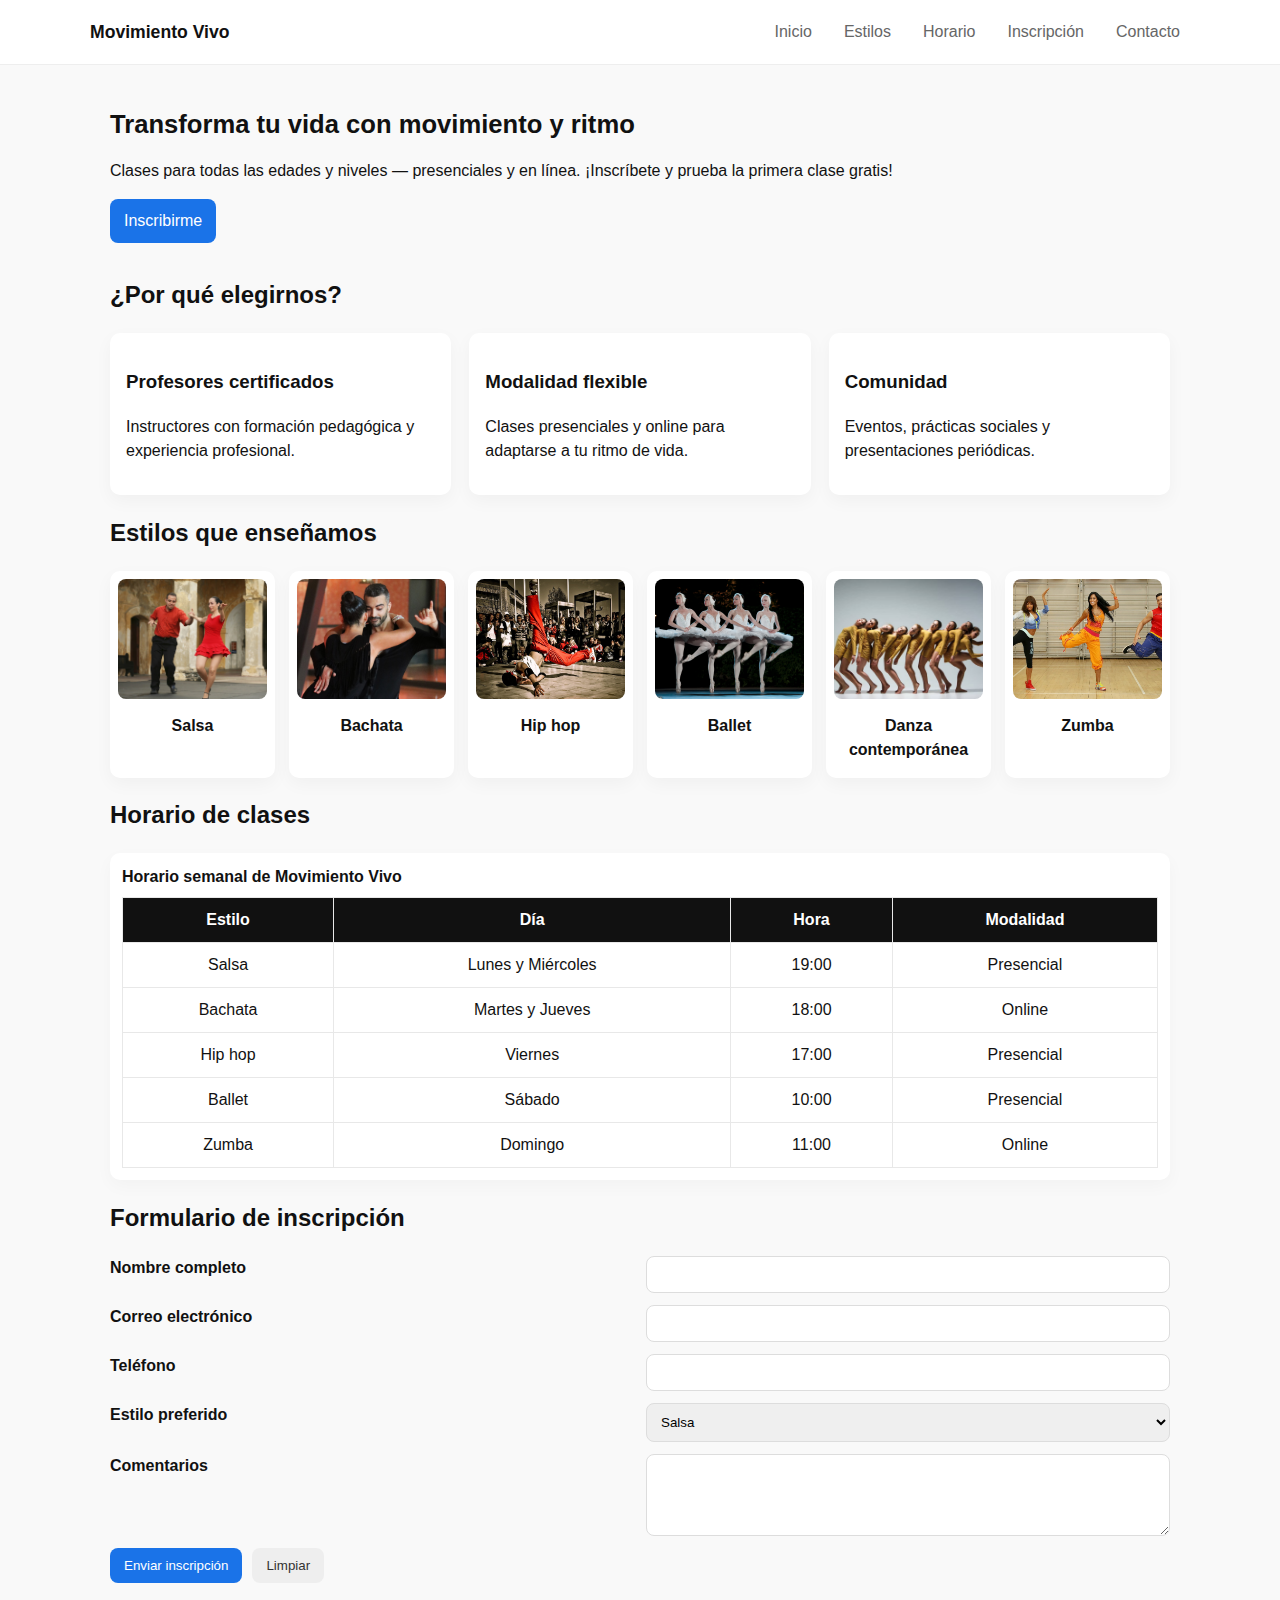
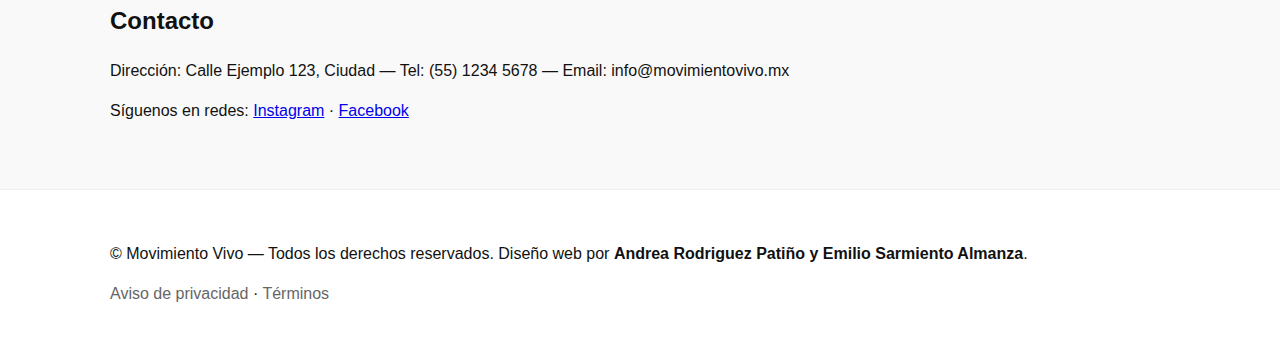
<file: index.html>
<!doctype html>
<html lang="es">
<head>
  <meta charset="utf-8">
  <meta name="viewport" content="width=device-width,initial-scale=1">
  <meta name="description" content="Movimiento Vivo — Academia de baile. Clases presenciales y online en salsa, bachata, hip hop, ballet, danza contemporánea y zumba.">
  <meta name="keywords" content="baile, salsa, bachata, hip hop, ballet, zumba, academia">
  <meta name="author" content="Movimiento Vivo / TuNombre">
  <title>Movimiento Vivo — Academia de baile</title>

  <!-- Open Graph-->
  <meta property="og:title" content="Movimiento Vivo — Academia de baile">
  <meta property="og:description" content="Transforma tu vida a través del baile: clases presenciales y online.">
  <meta property="og:type" content="website">

  <link rel="stylesheet" href="estilos.css">
</head>
<body>
  <header class="site-header">
    <div class="wrap header-inner">
      <a class="brand" href="index.html">
        <h1 class="site-title">Movimiento Vivo</h1>
      </a>

      <nav class="main-nav" aria-label="Menú principal">
        <button id="nav-toggle" aria-controls="nav-list" aria-expanded="false">☰</button>
        <ul id="nav-list" class="nav-list">
          <li><a href="index.html">Inicio</a></li>
          <li><a href="#estilos">Estilos</a></li>
          <li><a href="#horario">Horario</a></li>
          <li><a href="#inscripcion">Inscripción</a></li>
          <li><a href="#contacto">Contacto</a></li>
        </ul>
      </nav>
    </div>
  </header>

  <main class="wrap">
    <section class="hero">
      <div class="hero-text">
        <h2>Transforma tu vida con movimiento y ritmo</h2>
        <p>Clases para todas las edades y niveles — presenciales y en línea. ¡Inscríbete y prueba la primera clase gratis!</p>
        <a class="cta" href="#inscripcion">Inscribirme</a>
      </div>
    </section>

    <!-- Beneficios-->
    <section id="beneficios" class="cards-section">
      <h2>¿Por qué elegirnos?</h2>
      <div class="cards">
        <article class="card">
          <h3>Profesores certificados</h3>
          <p>Instructores con formación pedagógica y experiencia profesional.</p>
        </article>
        <article class="card">
          <h3>Modalidad flexible</h3>
          <p>Clases presenciales y online para adaptarse a tu ritmo de vida.</p>
        </article>
        <article class="card">
          <h3>Comunidad</h3>
          <p>Eventos, prácticas sociales y presentaciones periódicas.</p>
        </article>
      </div>
    </section>

    <!-- Estilos con enlaces a páginas individuales  -->
    <section id="estilos" class="styles-section">
      <h2>Estilos que enseñamos</h2>
      <div class="styles-grid">
        <a class="style-card" href="salsa.html"><img src="salsa.jpeg" alt="Salsa"><span>Salsa</span></a>
        <a class="style-card" href="bachata.html"><img src="bachata.jpg" alt="Bachata"><span>Bachata</span></a>
        <a class="style-card" href="hiphop.html"><img src="hiphop.jpeg" alt="Hip hop"><span>Hip hop</span></a>
        <a class="style-card" href="ballet.html"><img src="ballet.jpg" alt="Ballet"><span>Ballet</span></a>
        <a class="style-card" href="contemporaneo.html"><img src="contempo.jpeg" alt="Danza contemporánea"><span>Danza contemporánea</span></a>
        <a class="style-card" href="zumba.html"><img src="zumba.jpeg" alt="Zumba"><span>Zumba</span></a>
      </div>
    </section>

    <!-- Tabla  -->
    <section id="horario" class="table-section">
      <h2>Horario de clases</h2>
      <div class="table-wrap" role="region" aria-labelledby="horario">
        <table>
          <caption>Horario semanal de Movimiento Vivo</caption>
          <thead>
            <tr>
              <th>Estilo</th>
              <th>Día</th>
              <th>Hora</th>
              <th>Modalidad</th>
            </tr>
          </thead>
          <tbody>
            <tr><td>Salsa</td><td>Lunes y Miércoles</td><td>19:00</td><td>Presencial</td></tr>
            <tr><td>Bachata</td><td>Martes y Jueves</td><td>18:00</td><td>Online</td></tr>
            <tr><td>Hip hop</td><td>Viernes</td><td>17:00</td><td>Presencial</td></tr>
            <tr><td>Ballet</td><td>Sábado</td><td>10:00</td><td>Presencial</td></tr>
            <tr><td>Zumba</td><td>Domingo</td><td>11:00</td><td>Online</td></tr>
          </tbody>
        </table>
      </div>
    </section>

    <!-- Formulario -->
    <section id="inscripcion" class="form-section">
      <h2>Formulario de inscripción</h2>
      <form id="form-inscripcion" action="#" method="post" novalidate>
        <div class="form-grid">
          <label for="nombre">Nombre completo</label>
          <input id="nombre" name="nombre" type="text" required>

          <label for="email">Correo electrónico</label>
          <input id="email" name="email" type="email" required>

          <label for="telefono">Teléfono</label>
          <input id="telefono" name="telefono" type="tel">

          <label for="estilo-preferido">Estilo preferido</label>
          <select id="estilo-preferido" name="estilo_preferido">
            <option value="salsa">Salsa</option>
            <option value="bachata">Bachata</option>
            <option value="hiphop">Hip hop</option>
            <option value="ballet">Ballet</option>
            <option value="contemporanea">Contemporánea</option>
            <option value="zumba">Zumba</option>
          </select>

          <label for="comentarios">Comentarios</label>
          <textarea id="comentarios" name="comentarios" rows="4"></textarea>
        </div>

        <div class="form-actions">
          <button type="submit">Enviar inscripción</button>
          <button type="reset" class="secondary">Limpiar</button>
        </div>
      </form>
    </section>

    <!-- Contacto -->
    <section id="contacto" class="contact-section">
      <h2>Contacto</h2>
      <p>Dirección: Calle Ejemplo 123, Ciudad — Tel: (55) 1234 5678 — Email: info@movimientovivo.mx</p>
      <p>Síguenos en redes: <a href="#" aria-label="Instagram">Instagram</a> · <a href="#" aria-label="Facebook">Facebook</a></p>
    </section>
  </main>

  <footer class="site-footer">
    <div class="wrap footer-inner">
      <p>© Movimiento Vivo — Todos los derechos reservados. Diseño web por <strong>Andrea Rodriguez Patiño y Emilio Sarmiento Almanza</strong>.</p>
      <nav aria-label="Enlaces de pie de página">
        <a href="aviso-privacidad.html">Aviso de privacidad</a> ·
        <a href="terminos.html">Términos</a>
      </nav>
    </div>
  </footer>

</body>
</html>
</file>
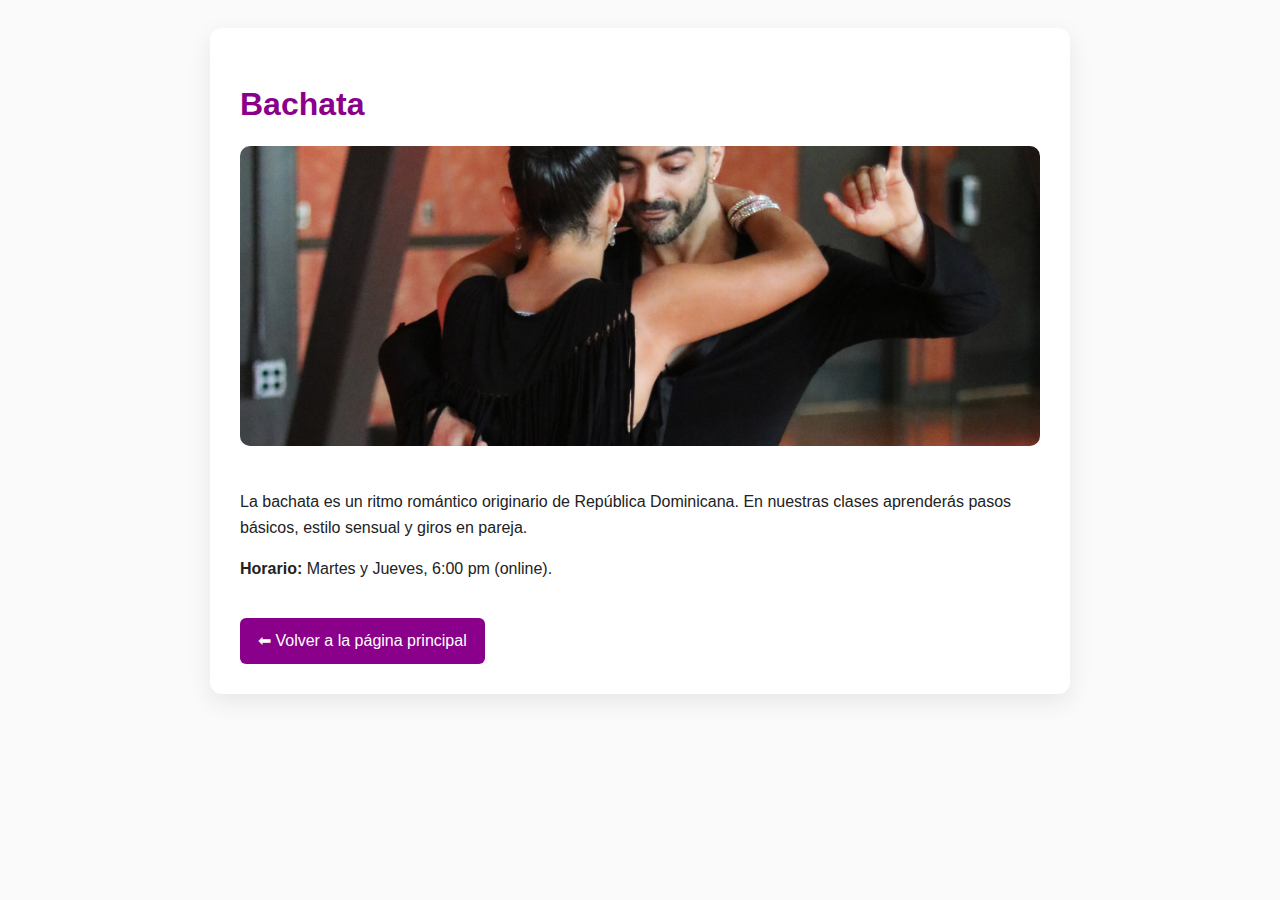
<file: bachata.html>
<!doctype html>
<html lang="es">
<head>
  <meta charset="utf-8">
  <meta name="viewport" content="width=device-width,initial-scale=1">
  <title>Bachata — Movimiento Vivo</title>
  <style>
    body {font-family:'Segoe UI',Arial,sans-serif;background:#fafafa;color:#222;line-height:1.6;padding:20px;}
    main {max-width:800px;margin:0 auto;background:#fff;padding:30px;border-radius:12px;box-shadow:0 8px 25px rgba(0,0,0,0.08);}
    h1 {color:#8b008b;margin-bottom:15px;}
    img {width:100%;max-height:300px;object-fit:cover;border-radius:10px;margin-bottom:20px;}
    a.volver {display:inline-block;margin-top:20px;text-decoration:none;color:#fff;background:#8b008b;padding:10px 18px;border-radius:6px;}
    a.volver:hover {background:#5a005a;}
  </style>
</head>
<body>
  <main>
    <h1>Bachata</h1>
    <img src="bachata.jpg" alt="Clase de bachata">
    <p>La bachata es un ritmo romántico originario de República Dominicana. En nuestras clases aprenderás pasos básicos, estilo sensual y giros en pareja.</p>
    <p><strong>Horario:</strong> Martes y Jueves, 6:00 pm (online).</p>
    <a href="index.html" class="volver">⬅ Volver a la página principal</a>
  </main>
</body>
</html>
</file>
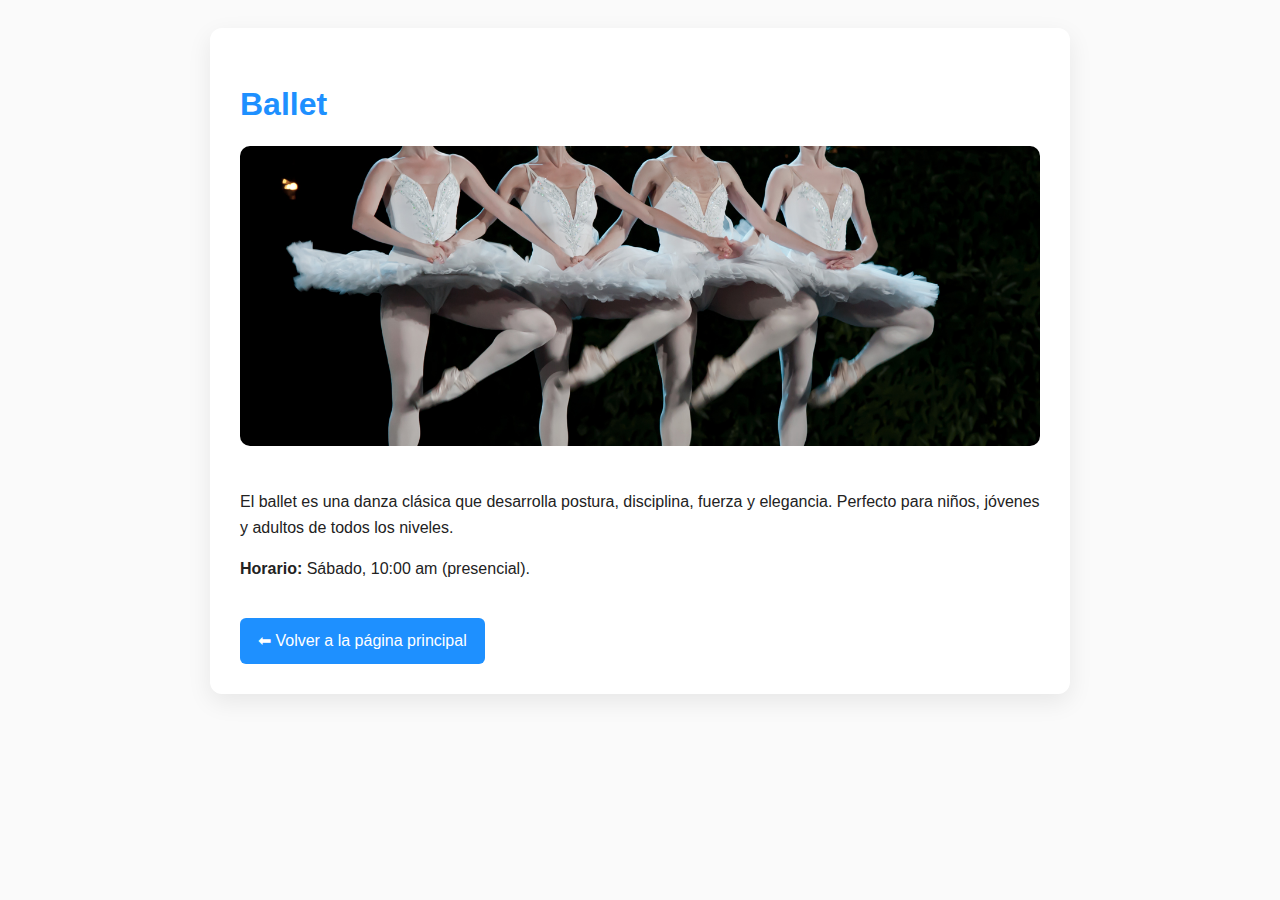
<file: ballet.html>
<!doctype html>
<html lang="es">
<head>
  <meta charset="utf-8">
  <meta name="viewport" content="width=device-width,initial-scale=1">
  <title>Ballet — Movimiento Vivo</title>
  <style>
    body {font-family:'Segoe UI',Arial,sans-serif;background:#fafafa;color:#222;line-height:1.6;padding:20px;}
    main {max-width:800px;margin:0 auto;background:#fff;padding:30px;border-radius:12px;box-shadow:0 8px 25px rgba(0,0,0,0.08);}
    h1 {color:#1e90ff;margin-bottom:15px;}
    img {width:100%;max-height:300px;object-fit:cover;border-radius:10px;margin-bottom:20px;}
    a.volver {display:inline-block;margin-top:20px;text-decoration:none;color:#fff;background:#1e90ff;padding:10px 18px;border-radius:6px;}
    a.volver:hover {background:#0c5ea8;}
  </style>
</head>
<body>
  <main>
    <h1>Ballet</h1>
    <img src="ballet.jpg" alt="Clase de ballet">
    <p>El ballet es una danza clásica que desarrolla postura, disciplina, fuerza y elegancia. Perfecto para niños, jóvenes y adultos de todos los niveles.</p>
    <p><strong>Horario:</strong> Sábado, 10:00 am (presencial).</p>
    <a href="index.html" class="volver">⬅ Volver a la página principal</a>
  </main>
</body>
</html>
</file>
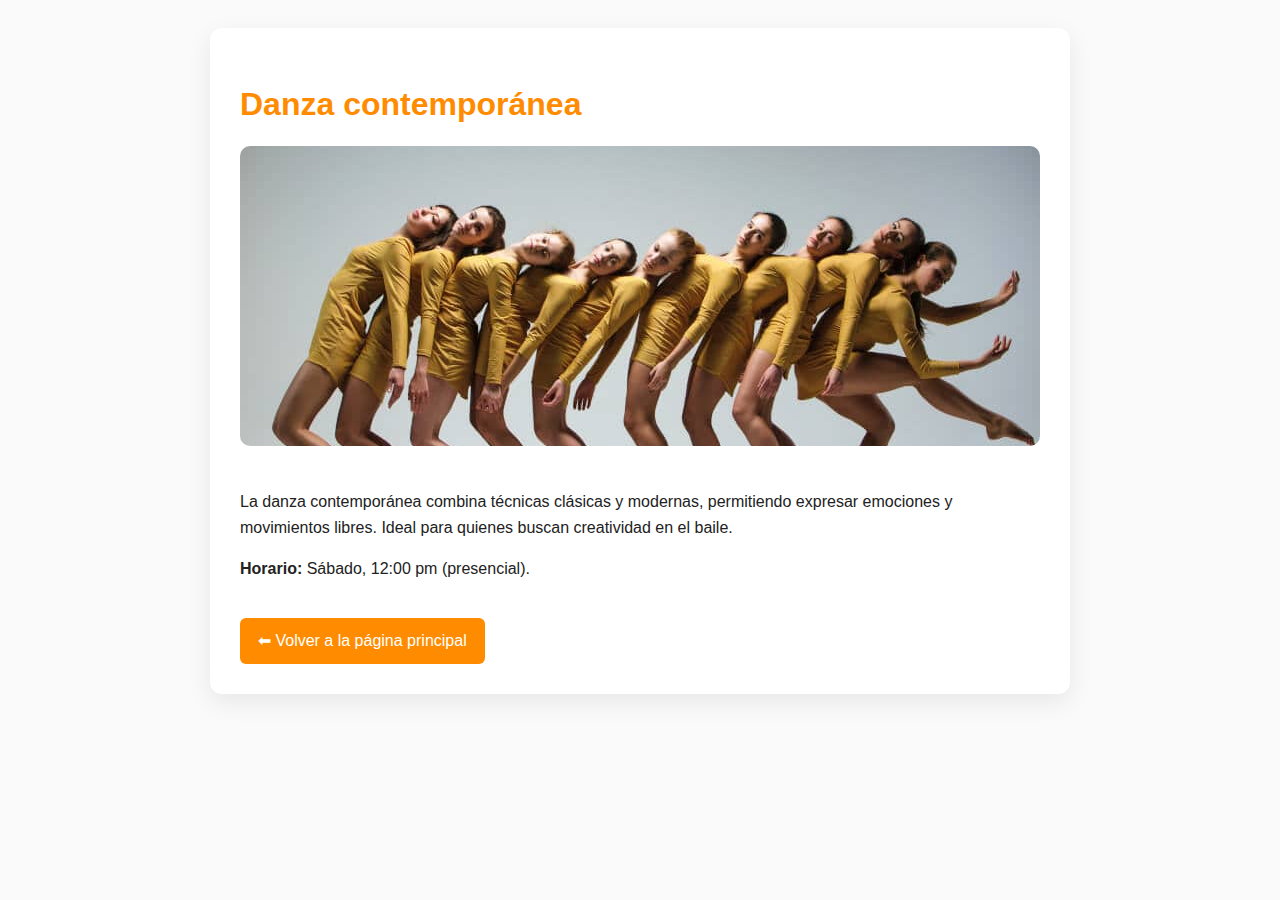
<file: contemporaneo.html>
<!doctype html>
<html lang="es">
<head>
  <meta charset="utf-8">
  <meta name="viewport" content="width=device-width,initial-scale=1">
  <title>Danza contemporánea — Movimiento Vivo</title>
  <style>
    body {font-family:'Segoe UI',Arial,sans-serif;background:#fafafa;color:#222;line-height:1.6;padding:20px;}
    main {max-width:800px;margin:0 auto;background:#fff;padding:30px;border-radius:12px;box-shadow:0 8px 25px rgba(0,0,0,0.08);}
    h1 {color:#ff8c00;margin-bottom:15px;}
    img {width:100%;max-height:300px;object-fit:cover;border-radius:10px;margin-bottom:20px;}
    a.volver {display:inline-block;margin-top:20px;text-decoration:none;color:#fff;background:#ff8c00;padding:10px 18px;border-radius:6px;}
    a.volver:hover {background:#b35f00;}
  </style>
</head>
<body>
  <main>
    <h1>Danza contemporánea</h1>
    <img src="contempo.jpeg" alt="Clase de danza contemporánea">
    <p>La danza contemporánea combina técnicas clásicas y modernas, permitiendo expresar emociones y movimientos libres. Ideal para quienes buscan creatividad en el baile.</p>
    <p><strong>Horario:</strong> Sábado, 12:00 pm (presencial).</p>
    <a href="index.html" class="volver">⬅ Volver a la página principal</a>
  </main>
</body>
</html>
</file>
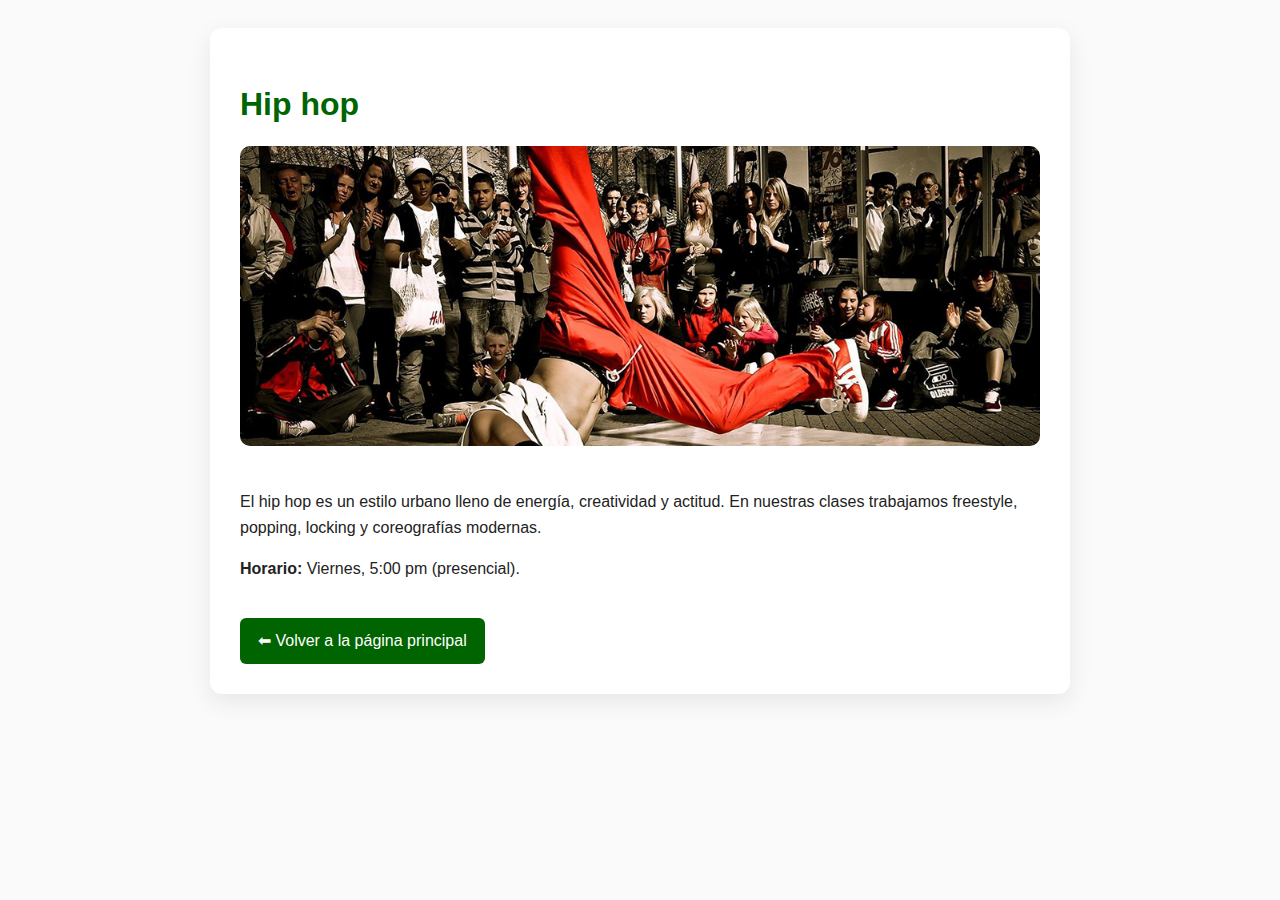
<file: hiphop.html>
<!doctype html>
<html lang="es">
<head>
  <meta charset="utf-8">
  <meta name="viewport" content="width=device-width,initial-scale=1">
  <title>Hip hop — Movimiento Vivo</title>
  <style>
    body {font-family:'Segoe UI',Arial,sans-serif;background:#fafafa;color:#222;line-height:1.6;padding:20px;}
    main {max-width:800px;margin:0 auto;background:#fff;padding:30px;border-radius:12px;box-shadow:0 8px 25px rgba(0,0,0,0.08);}
    h1 {color:#006400;margin-bottom:15px;}
    img {width:100%;max-height:300px;object-fit:cover;border-radius:10px;margin-bottom:20px;}
    a.volver {display:inline-block;margin-top:20px;text-decoration:none;color:#fff;background:#006400;padding:10px 18px;border-radius:6px;}
    a.volver:hover {background:#003d00;}
  </style>
</head>
<body>
  <main>
    <h1>Hip hop</h1>
    <img src="hiphop.jpeg" alt="Clase de hip hop">
    <p>El hip hop es un estilo urbano lleno de energía, creatividad y actitud. En nuestras clases trabajamos freestyle, popping, locking y coreografías modernas.</p>
    <p><strong>Horario:</strong> Viernes, 5:00 pm (presencial).</p>
    <a href="index.html" class="volver">⬅ Volver a la página principal</a>
  </main>
</body>
</html>
</file>
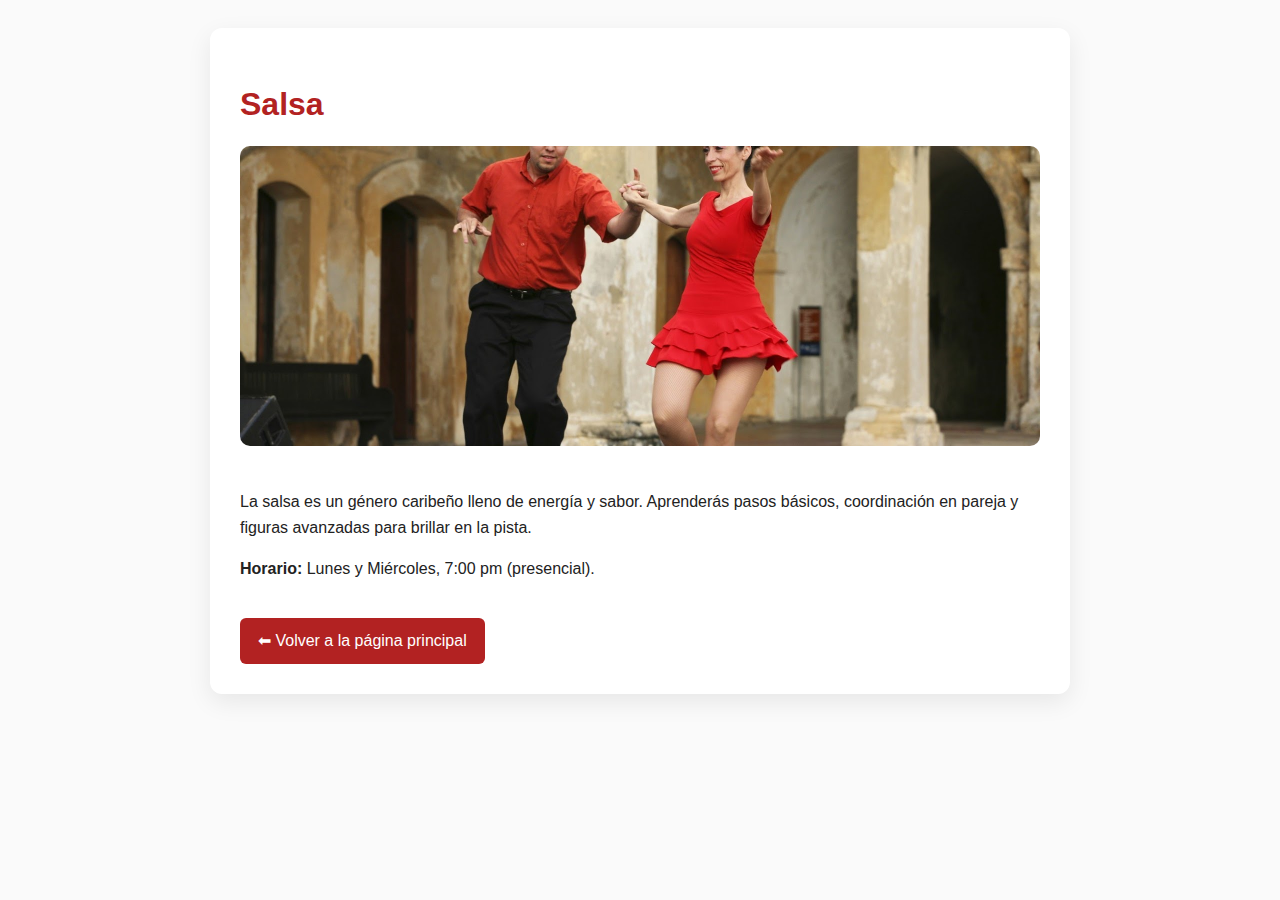
<file: salsa.html>
<!doctype html>
<html lang="es">
<head>
  <meta charset="utf-8">
  <meta name="viewport" content="width=device-width,initial-scale=1">
  <title>Salsa — Movimiento Vivo</title>
  <style>
    body {font-family:'Segoe UI',Arial,sans-serif;background:#fafafa;color:#222;line-height:1.6;padding:20px;}
    main {max-width:800px;margin:0 auto;background:#fff;padding:30px;border-radius:12px;box-shadow:0 8px 25px rgba(0,0,0,0.08);}
    h1 {color:#b22222;margin-bottom:15px;}
    img {width:100%;max-height:300px;object-fit:cover;border-radius:10px;margin-bottom:20px;}
    a.volver {display:inline-block;margin-top:20px;text-decoration:none;color:#fff;background:#b22222;padding:10px 18px;border-radius:6px;}
    a.volver:hover {background:#7a1616;}
  </style>
</head>
<body>
  <main>
    <h1>Salsa</h1>
    <img src="salsa.jpeg" alt="Clase de salsa">
    <p>La salsa es un género caribeño lleno de energía y sabor. Aprenderás pasos básicos, coordinación en pareja y figuras avanzadas para brillar en la pista.</p>
    <p><strong>Horario:</strong> Lunes y Miércoles, 7:00 pm (presencial).</p>
    <a href="index.html" class="volver">⬅ Volver a la página principal</a>
  </main>
</body>
</html>
</file>
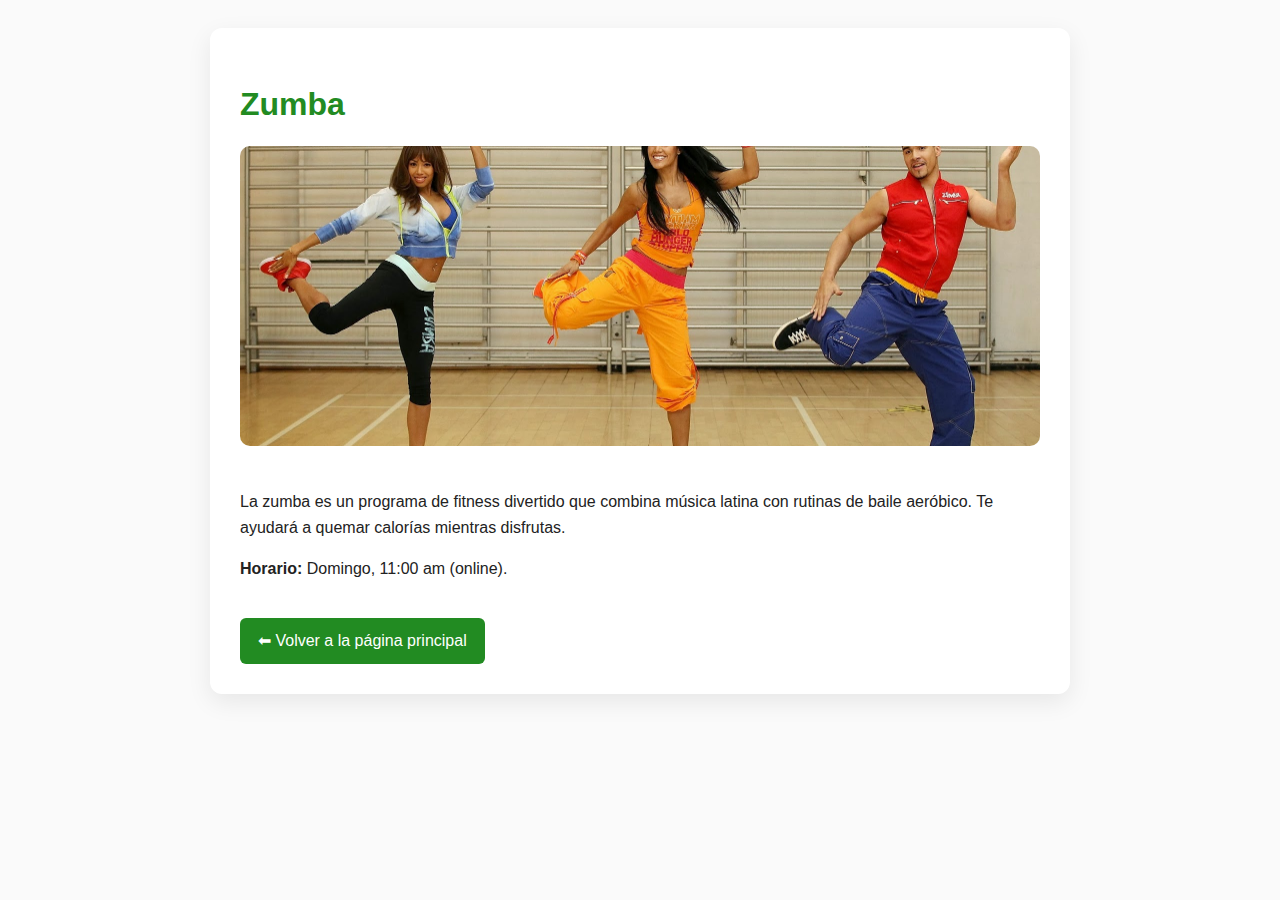
<file: zumba.html>
<!doctype html>
<html lang="es">
<head>
  <meta charset="utf-8">
  <meta name="viewport" content="width=device-width,initial-scale=1">
  <title>Zumba — Movimiento Vivo</title>
  <style>
    body {font-family:'Segoe UI',Arial,sans-serif;background:#fafafa;color:#222;line-height:1.6;padding:20px;}
    main {max-width:800px;margin:0 auto;background:#fff;padding:30px;border-radius:12px;box-shadow:0 8px 25px rgba(0,0,0,0.08);}
    h1 {color:#228b22;margin-bottom:15px;}
    img {width:100%;max-height:300px;object-fit:cover;border-radius:10px;margin-bottom:20px;}
    a.volver {display:inline-block;margin-top:20px;text-decoration:none;color:#fff;background:#228b22;padding:10px 18px;border-radius:6px;}
    a.volver:hover {background:#145214;}
  </style>
</head>
<body>
  <main>
    <h1>Zumba</h1>
    <img src="zumba.jpeg" alt="Clase de zumba">
    <p>La zumba es un programa de fitness divertido que combina música latina con rutinas de baile aeróbico. Te ayudará a quemar calorías mientras disfrutas.</p>
    <p><strong>Horario:</strong> Domingo, 11:00 am (online).</p>
    <a href="index.html" class="volver">⬅ Volver a la página principal</a>
  </main>
</body>
</html>
</file>
<file: estilos.css>
/* estilos.css */
:root{
  --accent:#1a73e8;
  --muted:#666;
  --bg:#f9f9f9;
  --card:#fff;
  --radius:12px;
  --gap:18px;
}

*{box-sizing:border-box}
html,body{height:100%}
body{
  font-family: "Segoe UI", Roboto, Arial, sans-serif;
  background:var(--bg);
  color:#111;
  margin:0;
  line-height:1.5;
}

/* Contenedor centrado */
.wrap{max-width:1100px;margin:0 auto;padding:20px}

/* Header */
.site-header{
  background:#fff;
  border-bottom:1px solid #eee;
}
.header-inner{display:flex;align-items:center;justify-content:space-between;padding:12px 0}
.brand{display:flex;align-items:center;gap:12px;text-decoration:none;color:inherit}
.logo{width:54px;height:54px;object-fit:cover;border-radius:8px}
.site-title{font-size:1.1rem;margin:0}

/* Nav */
.main-nav{position:relative}
#nav-toggle{display:none;background:transparent;border:0;font-size:1.2rem}
.nav-list{list-style:none;display:flex;gap:12px;margin:0;padding:0}
.nav-list a{display:inline-block;padding:8px 10px;text-decoration:none;color:var(--muted)}
.nav-list a:hover{color:var(--accent)}

/* HERO */
.hero{display:grid;grid-template-columns:1fr;gap:18px;align-items:center;padding:14px 0}
.hero-img{width:100%;border-radius:var(--radius);display:block}
.hero-text h2{font-size:1.6rem;margin:6px 0}
.cta{display:inline-block;background:var(--accent);color:#fff;padding:10px 14px;border-radius:8px;text-decoration:none}
.cta:hover{opacity:0.95}

/* Cards */
.cards{display:flex;gap:var(--gap);flex-wrap:wrap;margin-top:12px}
.card{background:var(--card);padding:16px;border-radius:10px;flex:1 1 220px;box-shadow:0 6px 18px rgba(0,0,0,0.04)}

/* Styles grid */
.styles-grid{display:grid;grid-template-columns:repeat(auto-fit,minmax(160px,1fr));gap:14px;margin-top:12px}
.style-card{display:block;text-decoration:none;color:inherit;background:var(--card);padding:8px;border-radius:10px;overflow:hidden;box-shadow:0 6px 18px rgba(0,0,0,0.04);text-align:center}
.style-card img{width:100%;height:120px;object-fit:cover;border-radius:8px}
.style-card span{display:block;padding:8px 0;font-weight:600}

/* Tabla */
.table-wrap{overflow:auto;background:var(--card);padding:12px;border-radius:10px;box-shadow:0 6px 18px rgba(0,0,0,0.03)}
table{width:100%;border-collapse:collapse}
table caption{caption-side:top;text-align:left;font-weight:700;margin-bottom:8px}
table th, table td{padding:10px;border:1px solid #e8e8e8;text-align:center}
thead th{background:#111;color:#fff}

/* Formulario */
.form-grid{display:grid;grid-template-columns:repeat(2,1fr);gap:12px}
.form-grid label{display:block;font-weight:600}
.form-grid input, .form-grid select, .form-grid textarea{width:100%;padding:10px;border-radius:8px;border:1px solid #ddd}
.form-actions{margin-top:12px;display:flex;gap:10px}
button{background:var(--accent);color:#fff;padding:10px 14px;border-radius:8px;border:0;cursor:pointer}
button.secondary{background:#eee;color:#333}

/* Footer */
.site-footer{margin-top:30px;background:#fff;border-top:1px solid #eee;padding:16px 0}
.site-footer nav a{color:var(--muted);text-decoration:none}

/* Responsive */
@media(max-width:800px){
  .form-grid{grid-template-columns:1fr}
  .nav-list{display:none;flex-direction:column;position:absolute;right:0;top:52px;background:#fff;padding:12px;border-radius:8px;box-shadow:0 6px 20px rgba(0,0,0,0.08)}
  #nav-toggle{display:inline-block}
  .nav-list.open{display:flex}
  .hero{grid-template-columns:1fr}
}
</file>
